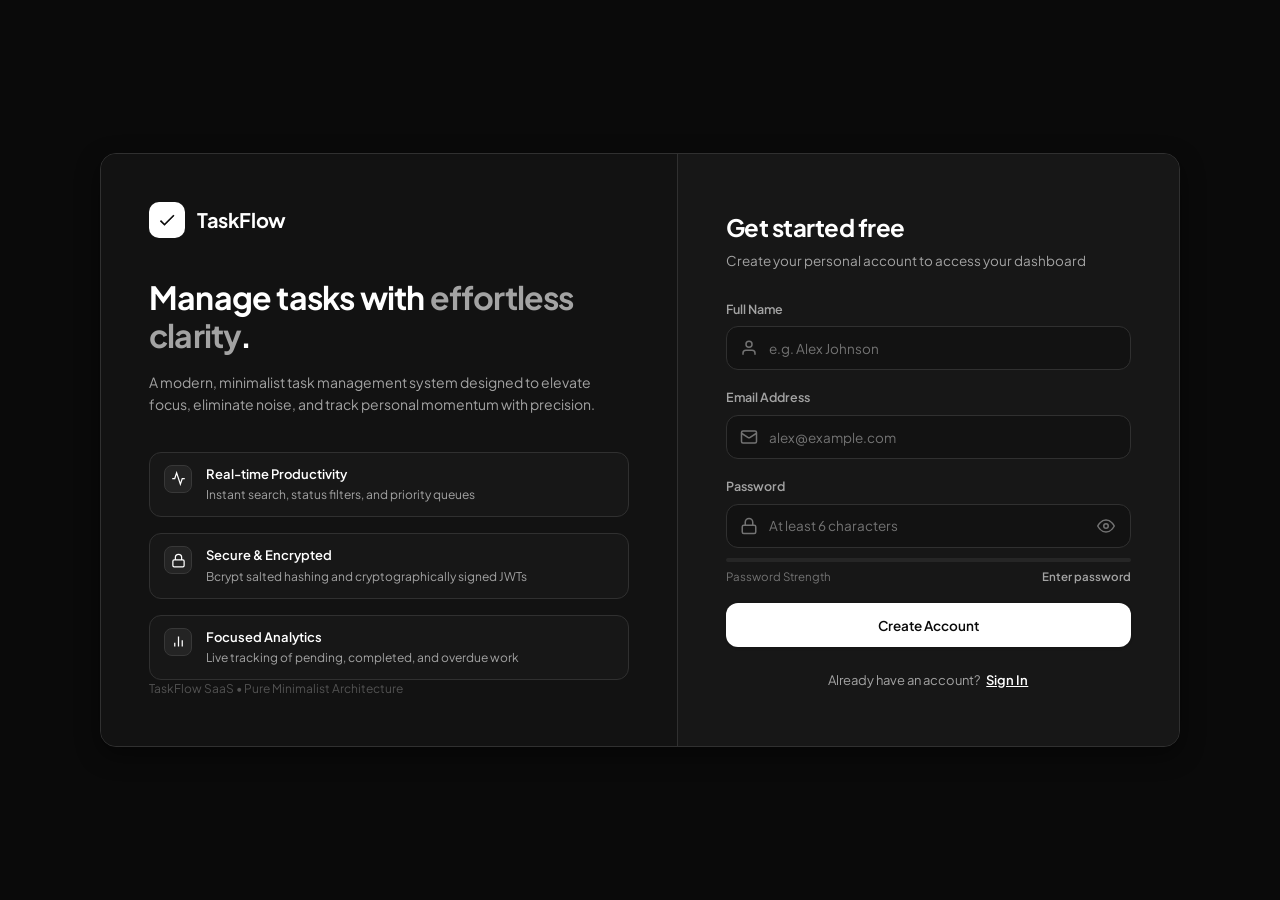
<file: frontend/index.html>
<!DOCTYPE html>
<html lang="en">
<head>
    <meta charset="UTF-8">
    <meta name="viewport" content="width=device-width, initial-scale=1.0">
    <title>TaskFlow - Create Your Account</title>
    <!-- Google Fonts: Plus Jakarta Sans -->
    <link rel="preconnect" href="https://fonts.googleapis.com">
    <link rel="preconnect" href="https://fonts.gstatic.com" crossorigin>
    <link href="https://fonts.googleapis.com/css2?family=Plus+Jakarta+Sans:wght@400;500;600;700;800&display=swap" rel="stylesheet">
    <!-- Main Stylesheet -->
    <link rel="stylesheet" href="css/style.css">
</head>
<body>
    <!-- Main Container -->
    <main class="app-container">
        <!-- Left Showcase Panel -->
        <aside class="brand-showcase">
            <div>
                <header class="brand-header">
                    <div class="brand-icon">
                        <svg viewBox="0 0 24 24">
                            <path d="M9 16.17L4.83 12l-1.42 1.41L9 19 21 7l-1.41-1.41z"/>
                        </svg>
                    </div>
                    <span class="brand-title">TaskFlow</span>
                </header>

                <div class="brand-content">
                    <h1 class="hero-headline">
                        Manage tasks with <span>effortless clarity</span>.
                    </h1>
                    <p class="hero-subtext">
                        A modern, minimalist task management system designed to elevate focus, eliminate noise, and track personal momentum with precision.
                    </p>

                    <div class="feature-list">
                        <div class="feature-item">
                            <div class="feature-icon-badge" aria-hidden="true">
                                <svg width="15" height="15" viewBox="0 0 24 24" fill="none" stroke="currentColor" stroke-width="2">
                                    <polyline points="22 12 18 12 15 21 9 3 6 12 2 12"></polyline>
                                </svg>
                            </div>
                            <div class="feature-text">
                                <strong>Real-time Productivity</strong>
                                <small>Instant search, status filters, and priority queues</small>
                            </div>
                        </div>

                        <div class="feature-item">
                            <div class="feature-icon-badge" aria-hidden="true">
                                <svg width="15" height="15" viewBox="0 0 24 24" fill="none" stroke="currentColor" stroke-width="2">
                                    <rect x="3" y="11" width="18" height="11" rx="2" ry="2"></rect>
                                    <path d="M7 11V7a5 5 0 0 1 10 0v4"></path>
                                </svg>
                            </div>
                            <div class="feature-text">
                                <strong>Secure & Encrypted</strong>
                                <small>Bcrypt salted hashing and cryptographically signed JWTs</small>
                            </div>
                        </div>

                        <div class="feature-item">
                            <div class="feature-icon-badge" aria-hidden="true">
                                <svg width="15" height="15" viewBox="0 0 24 24" fill="none" stroke="currentColor" stroke-width="2">
                                    <line x1="18" y1="20" x2="18" y2="10"></line>
                                    <line x1="12" y1="20" x2="12" y2="4"></line>
                                    <line x1="6" y1="20" x2="6" y2="14"></line>
                                </svg>
                            </div>
                            <div class="feature-text">
                                <strong>Focused Analytics</strong>
                                <small>Live tracking of pending, completed, and overdue work</small>
                            </div>
                        </div>
                    </div>
                </div>
            </div>

            <footer style="font-size: 12px; color: var(--text-dim);">
                TaskFlow SaaS &bull; Pure Minimalist Architecture
            </footer>
        </aside>

        <!-- Right Form Panel -->
        <section class="form-panel">
            <div class="panel-header">
                <h2 class="panel-title">Get started free</h2>
                <p class="panel-subtitle">Create your personal account to access your dashboard</p>
            </div>

            <!-- Notification / Feedback Banner -->
            <div id="alertBanner" class="alert-banner" role="alert">
                <span id="alertIcon">
                    <svg width="15" height="15" viewBox="0 0 24 24" fill="none" stroke="currentColor" stroke-width="2">
                        <circle cx="12" cy="12" r="10"></circle>
                        <line x1="12" y1="8" x2="12" y2="12"></line>
                        <line x1="12" y1="16" x2="12.01" y2="16"></line>
                    </svg>
                </span>
                <span id="alertMessage"></span>
            </div>

            <!-- Registration Form -->
            <form id="registerForm" novalidate>
                <!-- Full Name -->
                <div class="form-group">
                    <label class="form-label" for="nameInput">Full Name</label>
                    <div class="input-wrapper">
                        <svg class="input-icon" width="18" height="18" viewBox="0 0 24 24" fill="none" stroke="currentColor" stroke-width="2">
                            <path d="M20 21v-2a4 4 0 0 0-4-4H8a4 4 0 0 0-4 4v2"></path>
                            <circle cx="12" cy="7" r="4"></circle>
                        </svg>
                        <input
                            type="text"
                            id="nameInput"
                            class="form-input"
                            placeholder="e.g. Alex Johnson"
                            autocomplete="name"
                            required
                        />
                    </div>
                </div>

                <!-- Email Address -->
                <div class="form-group">
                    <label class="form-label" for="emailInput">Email Address</label>
                    <div class="input-wrapper">
                        <svg class="input-icon" width="18" height="18" viewBox="0 0 24 24" fill="none" stroke="currentColor" stroke-width="2">
                            <rect x="2" y="4" width="20" height="16" rx="2"></rect>
                            <path d="m22 7-8.97 5.7a1.94 1.94 0 0 1-2.06 0L2 7"></path>
                        </svg>
                        <input
                            type="email"
                            id="emailInput"
                            class="form-input"
                            placeholder="alex@example.com"
                            autocomplete="email"
                            required
                        />
                    </div>
                </div>

                <!-- Password -->
                <div class="form-group">
                    <label class="form-label" for="passwordInput">Password</label>
                    <div class="input-wrapper">
                        <svg class="input-icon" width="18" height="18" viewBox="0 0 24 24" fill="none" stroke="currentColor" stroke-width="2">
                            <rect x="3" y="11" width="18" height="11" rx="2" ry="2"></rect>
                            <path d="M7 11V7a5 5 0 0 1 10 0v4"></path>
                        </svg>
                        <input
                            type="password"
                            id="passwordInput"
                            class="form-input"
                            placeholder="At least 6 characters"
                            autocomplete="new-password"
                            required
                        />
                        <button type="button" id="togglePasswordBtn" class="password-toggle-btn" aria-label="Toggle password visibility">
                            <svg width="18" height="18" viewBox="0 0 24 24" fill="none" stroke="currentColor" stroke-width="2">
                                <path d="M1 12s4-8 11-8 11 8 11 8-4 8-11 8-11-8-11-8z"></path>
                                <circle cx="12" cy="12" r="3"></circle>
                            </svg>
                        </button>
                    </div>

                    <!-- Password Strength Meter (Pure Grayscale) -->
                    <div class="strength-meter" id="strengthMeter">
                        <div class="strength-bar-track">
                            <div class="strength-bar-fill" id="strengthBarFill"></div>
                        </div>
                        <div class="strength-meta">
                            <span>Password Strength</span>
                            <span class="strength-label" id="strengthLabel">Enter password</span>
                        </div>
                    </div>
                </div>

                <!-- Submit Button -->
                <button type="submit" id="submitBtn" class="btn-submit">
                    <span class="spinner" id="spinner"></span>
                    <span id="btnText">Create Account</span>
                </button>
            </form>

            <div class="form-footer">
                Already have an account?
                <a href="login.html">Sign In</a>
            </div>
        </section>
    </main>

    <!-- Client Script -->
    <script src="js/register.js"></script>
</body>
</html>
</file>
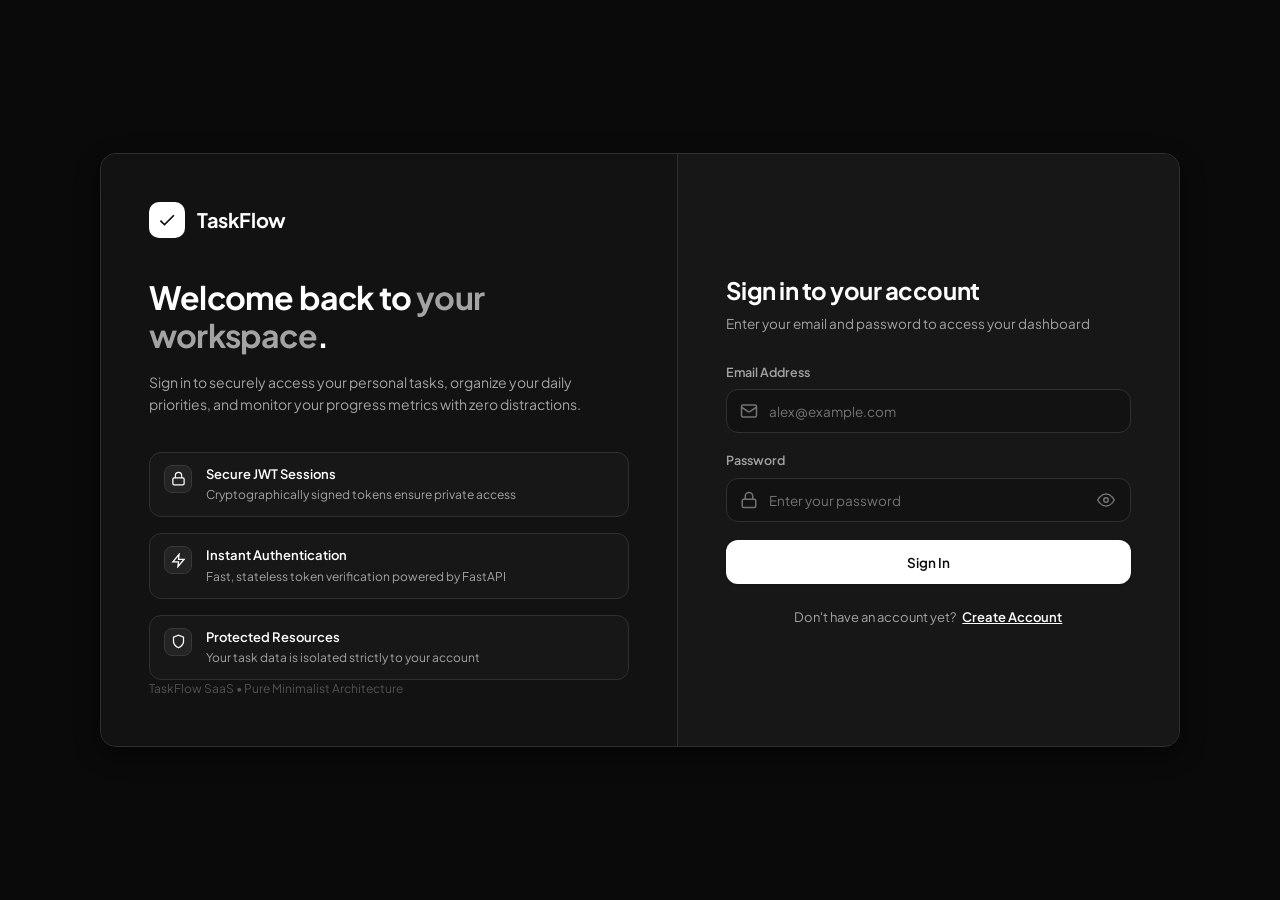
<file: frontend/dashboard.html>
<!DOCTYPE html>
<html lang="en">
<head>
    <meta charset="UTF-8">
    <meta name="viewport" content="width=device-width, initial-scale=1.0">
    <title>TaskFlow - Personal Workspace</title>
    <!-- Google Fonts: Plus Jakarta Sans -->
    <link rel="preconnect" href="https://fonts.googleapis.com">
    <link rel="preconnect" href="https://fonts.gstatic.com" crossorigin>
    <link href="https://fonts.googleapis.com/css2?family=Plus+Jakarta+Sans:wght@400;500;600;700;800&display=swap" rel="stylesheet">
    <!-- Main Stylesheet -->
    <link rel="stylesheet" href="css/style.css">
</head>
<body class="dashboard-body">
    <!-- Mobile Sidebar Backdrop -->
    <div id="sidebarBackdrop" class="sidebar-backdrop"></div>

    <div class="dashboard-layout">
        <!-- ======================================================================
             Sidebar Navigation (Monochrome SaaS Design)
             ====================================================================== -->
        <aside id="dashboardSidebar" class="dashboard-sidebar">
            <div>
                <!-- Brand Header -->
                <div class="sidebar-brand">
                    <div class="brand-wrapper">
                        <div class="brand-icon">
                            <svg viewBox="0 0 24 24">
                                <path d="M9 16.17L4.83 12l-1.42 1.41L9 19 21 7l-1.41-1.41z"/>
                            </svg>
                        </div>
                        <span class="brand-title">TaskFlow</span>
                    </div>
                    <span class="brand-badge">PRO</span>
                </div>

                <!-- Navigation Links -->
                <nav class="sidebar-nav">
                    <div class="sidebar-section-title">Views</div>
                    <button type="button" class="sidebar-nav-item active" id="navFilterAll" data-status="">
                        <svg viewBox="0 0 24 24" fill="none" stroke="currentColor">
                            <rect x="3" y="3" width="7" height="7"></rect>
                            <rect x="14" y="3" width="7" height="7"></rect>
                            <rect x="14" y="14" width="7" height="7"></rect>
                            <rect x="3" y="14" width="7" height="7"></rect>
                        </svg>
                        <span>All Tasks</span>
                    </button>

                    <button type="button" class="sidebar-nav-item" id="navFilterPending" data-status="pending">
                        <svg viewBox="0 0 24 24" fill="none" stroke="currentColor">
                            <circle cx="12" cy="12" r="10"></circle>
                            <polyline points="12 6 12 12 16 14"></polyline>
                        </svg>
                        <span>Pending</span>
                    </button>

                    <button type="button" class="sidebar-nav-item" id="navFilterInProgress" data-status="in_progress">
                        <svg viewBox="0 0 24 24" fill="none" stroke="currentColor">
                            <path d="M12 2v4M12 18v4M4.93 4.93l2.83 2.83M16.24 16.24l2.83 2.83M2 12h4M18 12h4M4.93 19.07l2.83-2.83M16.24 7.76l2.83-2.83"></path>
                        </svg>
                        <span>In Progress</span>
                    </button>

                    <button type="button" class="sidebar-nav-item" id="navFilterCompleted" data-status="completed">
                        <svg viewBox="0 0 24 24" fill="none" stroke="currentColor">
                            <path d="M22 11.08V12a10 10 0 1 1-5.93-9.14"></path>
                            <polyline points="22 4 12 14.01 9 11.01"></polyline>
                        </svg>
                        <span>Completed</span>
                    </button>

                    <div class="sidebar-section-title" style="margin-top: 14px;">Priority</div>
                    <button type="button" class="sidebar-nav-item" id="navFilterHigh" data-priority="high">
                        <svg viewBox="0 0 24 24" fill="none" stroke="currentColor">
                            <polygon points="12 2 15.09 8.26 22 9.27 17 14.14 18.18 21.02 12 17.77 5.82 21.02 7 14.14 2 9.27 8.91 8.26 12 2"></polygon>
                        </svg>
                        <span>High Priority</span>
                    </button>
                </nav>
            </div>

            <!-- Sidebar User Profile & Sign Out -->
            <div class="sidebar-footer">
                <div class="user-profile-card">
                    <div class="user-avatar" id="navAvatar">U</div>
                    <div class="user-info-text">
                        <span class="user-info-name" id="navUserName">Loading...</span>
                        <span class="user-info-email" id="navUserEmail">loading@taskflow.dev</span>
                    </div>
                </div>

                <button id="signOutBtn" class="btn-signout" aria-label="Sign out">
                    <svg width="15" height="15" viewBox="0 0 24 24" fill="none" stroke="currentColor" stroke-width="2">
                        <path d="M9 21H5a2 2 0 0 1-2-2V5a2 2 0 0 1 2-2h4"></path>
                        <polyline points="16 17 21 12 16 7"></polyline>
                        <line x1="21" y1="12" x2="9" y2="12"></line>
                    </svg>
                    Sign Out
                </button>
            </div>
        </aside>

        <!-- ======================================================================
             Main Application Area
             ====================================================================== -->
        <div class="dashboard-main">
            <!-- Topbar Header -->
            <header class="dashboard-topbar">
                <div class="topbar-left">
                    <button id="sidebarToggleBtn" class="btn-sidebar-toggle" aria-label="Toggle Navigation Sidebar">
                        <svg width="20" height="20" viewBox="0 0 24 24" fill="none" stroke="currentColor" stroke-width="2">
                            <line x1="3" y1="12" x2="21" y2="12"></line>
                            <line x1="3" y1="6" x2="21" y2="6"></line>
                            <line x1="3" y1="18" x2="21" y2="18"></line>
                        </svg>
                    </button>
                    <nav class="breadcrumb-trail" aria-label="Breadcrumb">
                        <span>Workspace</span>
                        <span>/</span>
                        <span class="active">Dashboard</span>
                    </nav>
                </div>

                <div class="topbar-right">
                    <button id="quickCreateTaskBtn" class="btn-new-task" style="height: 36px; padding: 0 16px; font-size: 13px;">
                        <svg width="14" height="14" viewBox="0 0 24 24" fill="none" stroke="currentColor" stroke-width="2.5">
                            <line x1="12" y1="5" x2="12" y2="19"></line>
                            <line x1="5" y1="12" x2="19" y2="12"></line>
                        </svg>
                        New Task
                    </button>
                </div>
            </header>

            <!-- Dashboard Stage -->
            <main class="dashboard-container">
                <!-- Welcome Hero Section -->
                <section class="dashboard-hero">
                    <div class="hero-tag">
                        Personal Workspace &bull; Monochromatic Mode
                    </div>
                    <h1 class="dashboard-title" id="welcomeTitle">Welcome, Explorer</h1>
                    <p class="dashboard-subtitle">
                        Track, filter, and organize your tasks in a focused, distraction-free environment. Data is private and isolated to your account.
                    </p>
                </section>

                <!-- Metric Summary Statistics Cards -->
                <section class="metrics-grid">
                    <div class="metric-card">
                        <div class="metric-header">
                            <span class="metric-title">Total Tasks</span>
                            <div class="metric-icon-box" aria-hidden="true">
                                <svg viewBox="0 0 24 24" fill="none" stroke="currentColor">
                                    <rect x="3" y="3" width="7" height="7"></rect>
                                    <rect x="14" y="3" width="7" height="7"></rect>
                                    <rect x="14" y="14" width="7" height="7"></rect>
                                    <rect x="3" y="14" width="7" height="7"></rect>
                                </svg>
                            </div>
                        </div>
                        <div class="metric-value" id="metricTotal">0</div>
                        <div class="metric-desc">All tasks in your personal workspace</div>
                    </div>

                    <div class="metric-card">
                        <div class="metric-header">
                            <span class="metric-title">Pending Tasks</span>
                            <div class="metric-icon-box" aria-hidden="true">
                                <svg viewBox="0 0 24 24" fill="none" stroke="currentColor">
                                    <circle cx="12" cy="12" r="10"></circle>
                                    <polyline points="12 6 12 12 16 14"></polyline>
                                </svg>
                            </div>
                        </div>
                        <div class="metric-value" id="metricPending">0</div>
                        <div class="metric-desc">Waiting or currently in progress</div>
                    </div>

                    <div class="metric-card">
                        <div class="metric-header">
                            <span class="metric-title">Completed Tasks</span>
                            <div class="metric-icon-box" aria-hidden="true">
                                <svg viewBox="0 0 24 24" fill="none" stroke="currentColor">
                                    <path d="M22 11.08V12a10 10 0 1 1-5.93-9.14"></path>
                                    <polyline points="22 4 12 14.01 9 11.01"></polyline>
                                </svg>
                            </div>
                        </div>
                        <div class="metric-value" id="metricCompleted">0</div>
                        <div class="metric-desc">Successfully finished items</div>
                    </div>

                    <div class="metric-card">
                        <div class="metric-header">
                            <span class="metric-title">Overdue Tasks</span>
                            <div class="metric-icon-box" aria-hidden="true">
                                <svg viewBox="0 0 24 24" fill="none" stroke="currentColor">
                                    <circle cx="12" cy="12" r="10"></circle>
                                    <line x1="12" y1="8" x2="12" y2="12"></line>
                                    <line x1="12" y1="16" x2="12.01" y2="16"></line>
                                </svg>
                            </div>
                        </div>
                        <div class="metric-value" id="metricOverdue">0</div>
                        <div class="metric-desc">Tasks past their scheduled deadline</div>
                    </div>
                </section>

                <!-- Tasks Management Section -->
                <section class="tasks-section">
                    <!-- Toolbar: Search, Filters, Add Task Button -->
                    <div class="tasks-toolbar">
                        <div class="toolbar-controls">
                            <!-- Search Bar -->
                            <div class="search-wrapper">
                                <svg class="search-icon" width="16" height="16" viewBox="0 0 24 24" fill="none" stroke="currentColor" stroke-width="2">
                                    <circle cx="11" cy="11" r="8"></circle>
                                    <line x1="21" y1="21" x2="16.65" y2="16.65"></line>
                                </svg>
                                <input
                                    type="text"
                                    id="searchInput"
                                    class="search-input"
                                    placeholder="Search tasks by title or description..."
                                    aria-label="Search tasks"
                                />
                            </div>

                            <!-- Status Filter -->
                            <select id="statusFilter" class="filter-select" aria-label="Filter by Status">
                                <option value="">All Statuses</option>
                                <option value="pending">Pending</option>
                                <option value="in_progress">In Progress</option>
                                <option value="completed">Completed</option>
                            </select>

                            <!-- Priority Filter -->
                            <select id="priorityFilter" class="filter-select" aria-label="Filter by Priority">
                                <option value="">All Priorities</option>
                                <option value="low">Low Priority</option>
                                <option value="medium">Medium Priority</option>
                                <option value="high">High Priority</option>
                            </select>
                        </div>

                        <!-- Add Task Button -->
                        <button id="openCreateModalBtn" class="btn-new-task">
                            <svg width="16" height="16" viewBox="0 0 24 24" fill="none" stroke="currentColor" stroke-width="2.5">
                                <line x1="12" y1="5" x2="12" y2="19"></line>
                                <line x1="5" y1="12" x2="19" y2="12"></line>
                            </svg>
                            New Task
                        </button>
                    </div>

                    <!-- Tasks Dynamic Grid -->
                    <div id="tasksGrid" class="tasks-grid">
                        <div class="empty-state">
                            <div class="empty-icon">
                                <svg width="32" height="32" viewBox="0 0 24 24" fill="none" stroke="currentColor" stroke-width="1.75">
                                    <line x1="12" y1="2" x2="12" y2="6"></line>
                                    <line x1="12" y1="18" x2="12" y2="22"></line>
                                    <line x1="4.93" y1="4.93" x2="7.76" y2="7.76"></line>
                                    <line x1="16.24" y1="16.24" x2="19.07" y2="19.07"></line>
                                    <line x1="2" y1="12" x2="6" y2="12"></line>
                                    <line x1="18" y1="12" x2="22" y2="12"></line>
                                    <line x1="4.93" y1="19.07" x2="7.76" y2="16.24"></line>
                                    <line x1="16.24" y1="7.76" x2="19.07" y2="4.93"></line>
                                </svg>
                            </div>
                            <h3 class="empty-title">Loading your workspace...</h3>
                            <p class="empty-subtext">Fetching your tasks from the backend database.</p>
                        </div>
                    </div>
                </section>
            </main>
        </div>
    </div>

    <!-- ==========================================================================
         Task Create / Edit Modal Dialog
         ========================================================================== -->
    <div id="taskModal" class="modal-backdrop" role="dialog" aria-modal="true" aria-labelledby="modalTitle">
        <div class="modal-dialog">
            <div class="modal-header">
                <h3 id="modalTitle" class="modal-title">Create New Task</h3>
                <button type="button" id="closeTaskModalBtn" class="btn-close-modal" aria-label="Close modal">&times;</button>
            </div>

            <form id="taskForm" novalidate>
                <div class="modal-body">
                    <!-- Notification Banner inside Modal -->
                    <div id="modalAlert" class="alert-banner" role="alert">
                        <span id="modalAlertMessage"></span>
                    </div>

                    <input type="hidden" id="taskIdInput" />

                    <!-- Task Title -->
                    <div class="form-group">
                        <label class="form-label" for="taskTitleInput">Task Title *</label>
                        <input
                            type="text"
                            id="taskTitleInput"
                            class="form-input"
                            style="padding-left: 14px;"
                            placeholder="e.g. Conduct security code audit"
                            maxlength="200"
                            required
                        />
                    </div>

                    <!-- Task Description -->
                    <div class="form-group">
                        <label class="form-label" for="taskDescInput">Description (Optional)</label>
                        <textarea
                            id="taskDescInput"
                            class="form-input"
                            style="padding-left: 14px; min-height: 90px; resize: vertical;"
                            placeholder="Add details, checklists, or reference links..."
                        ></textarea>
                    </div>

                    <!-- Priority & Status Row -->
                    <div style="display: grid; grid-template-columns: 1fr 1fr; gap: 14px;">
                        <div class="form-group">
                            <label class="form-label" for="taskPriorityInput">Priority</label>
                            <select id="taskPriorityInput" class="filter-select" style="width: 100%;">
                                <option value="low">Low</option>
                                <option value="medium" selected>Medium</option>
                                <option value="high">High</option>
                            </select>
                        </div>

                        <div class="form-group">
                            <label class="form-label" for="taskStatusInput">Status</label>
                            <select id="taskStatusInput" class="filter-select" style="width: 100%;">
                                <option value="pending" selected>Pending</option>
                                <option value="in_progress">In Progress</option>
                                <option value="completed">Completed</option>
                            </select>
                        </div>
                    </div>

                    <!-- Due Date -->
                    <div class="form-group" style="margin-bottom: 0;">
                        <label class="form-label" for="taskDueDateInput">Due Date (Optional)</label>
                        <input
                            type="datetime-local"
                            id="taskDueDateInput"
                            class="form-input"
                            style="padding-left: 14px;"
                        />
                    </div>
                </div>

                <div class="modal-footer">
                    <button type="button" id="cancelTaskModalBtn" class="btn-secondary">Cancel</button>
                    <button type="submit" id="saveTaskBtn" class="btn-new-task">
                        <span id="saveTaskSpinner" class="spinner"></span>
                        <span id="saveTaskBtnText">Save Task</span>
                    </button>
                </div>
            </form>
        </div>
    </div>

    <!-- ==========================================================================
         Delete Confirmation Modal Dialog
         ========================================================================== -->
    <div id="deleteModal" class="modal-backdrop" role="dialog" aria-modal="true" aria-labelledby="deleteModalTitle">
        <div class="modal-dialog" style="max-width: 440px;">
            <div class="modal-header">
                <h3 id="deleteModalTitle" class="modal-title" style="color: #FFFFFF;">Confirm Task Deletion</h3>
                <button type="button" id="closeDeleteModalBtn" class="btn-close-modal" aria-label="Close modal">&times;</button>
            </div>
            <div class="modal-body">
                <p style="font-size: 14px; line-height: 1.6; color: var(--text-secondary);">
                    Are you sure you want to delete <strong id="deleteTaskTitleDisplay" style="color: #FFFFFF;">this task</strong>?
                </p>
                <p style="font-size: 12.5px; color: var(--text-muted); margin-top: 10px;">
                    This action cannot be undone and will permanently remove the task from your database.
                </p>
            </div>
            <div class="modal-footer">
                <button type="button" id="cancelDeleteModalBtn" class="btn-secondary">Cancel</button>
                <button type="button" id="confirmDeleteBtn" class="btn-danger">
                    <span id="deleteSpinner" class="spinner"></span>
                    <span id="confirmDeleteBtnText">Delete Task</span>
                </button>
            </div>
        </div>
    </div>

    <!-- Client Scripts -->
    <script src="js/auth.js"></script>
    <script src="js/dashboard.js"></script>
</body>
</html>
</file>
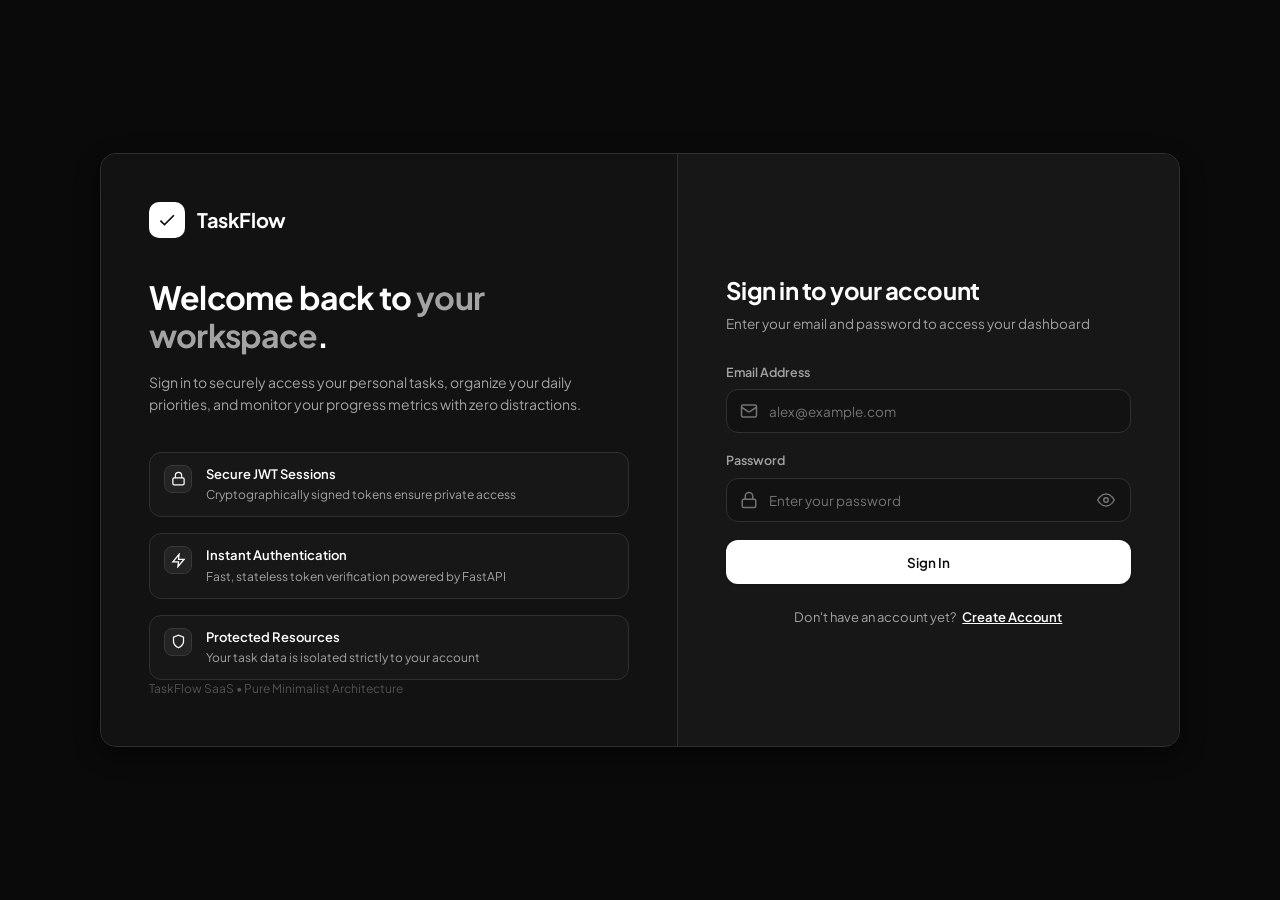
<file: frontend/login.html>
<!DOCTYPE html>
<html lang="en">
<head>
    <meta charset="UTF-8">
    <meta name="viewport" content="width=device-width, initial-scale=1.0">
    <title>TaskFlow - Sign In</title>
    <!-- Google Fonts: Plus Jakarta Sans -->
    <link rel="preconnect" href="https://fonts.googleapis.com">
    <link rel="preconnect" href="https://fonts.gstatic.com" crossorigin>
    <link href="https://fonts.googleapis.com/css2?family=Plus+Jakarta+Sans:wght@400;500;600;700;800&display=swap" rel="stylesheet">
    <!-- Main Stylesheet -->
    <link rel="stylesheet" href="css/style.css">
</head>
<body>
    <!-- Main Container -->
    <main class="app-container">
        <!-- Left Showcase Panel -->
        <aside class="brand-showcase">
            <div>
                <header class="brand-header">
                    <div class="brand-icon">
                        <svg viewBox="0 0 24 24">
                            <path d="M9 16.17L4.83 12l-1.42 1.41L9 19 21 7l-1.41-1.41z"/>
                        </svg>
                    </div>
                    <span class="brand-title">TaskFlow</span>
                </header>

                <div class="brand-content">
                    <h1 class="hero-headline">
                        Welcome back to <span>your workspace</span>.
                    </h1>
                    <p class="hero-subtext">
                        Sign in to securely access your personal tasks, organize your daily priorities, and monitor your progress metrics with zero distractions.
                    </p>

                    <div class="feature-list">
                        <div class="feature-item">
                            <div class="feature-icon-badge" aria-hidden="true">
                                <svg width="15" height="15" viewBox="0 0 24 24" fill="none" stroke="currentColor" stroke-width="2">
                                    <rect x="3" y="11" width="18" height="11" rx="2" ry="2"></rect>
                                    <path d="M7 11V7a5 5 0 0 1 10 0v4"></path>
                                </svg>
                            </div>
                            <div class="feature-text">
                                <strong>Secure JWT Sessions</strong>
                                <small>Cryptographically signed tokens ensure private access</small>
                            </div>
                        </div>

                        <div class="feature-item">
                            <div class="feature-icon-badge" aria-hidden="true">
                                <svg width="15" height="15" viewBox="0 0 24 24" fill="none" stroke="currentColor" stroke-width="2">
                                    <polygon points="13 2 3 14 12 14 11 22 21 10 12 10 13 2"></polygon>
                                </svg>
                            </div>
                            <div class="feature-text">
                                <strong>Instant Authentication</strong>
                                <small>Fast, stateless token verification powered by FastAPI</small>
                            </div>
                        </div>

                        <div class="feature-item">
                            <div class="feature-icon-badge" aria-hidden="true">
                                <svg width="15" height="15" viewBox="0 0 24 24" fill="none" stroke="currentColor" stroke-width="2">
                                    <path d="M12 22s8-4 8-10V5l-8-3-8 3v7c0 6 8 10 8 10z"></path>
                                </svg>
                            </div>
                            <div class="feature-text">
                                <strong>Protected Resources</strong>
                                <small>Your task data is isolated strictly to your account</small>
                            </div>
                        </div>
                    </div>
                </div>
            </div>

            <footer style="font-size: 12px; color: var(--text-dim);">
                TaskFlow SaaS &bull; Pure Minimalist Architecture
            </footer>
        </aside>

        <!-- Right Form Panel -->
        <section class="form-panel">
            <div class="panel-header">
                <h2 class="panel-title">Sign in to your account</h2>
                <p class="panel-subtitle">Enter your email and password to access your dashboard</p>
            </div>

            <!-- Notification / Feedback Banner -->
            <div id="alertBanner" class="alert-banner" role="alert">
                <span id="alertIcon">
                    <svg width="15" height="15" viewBox="0 0 24 24" fill="none" stroke="currentColor" stroke-width="2">
                        <circle cx="12" cy="12" r="10"></circle>
                        <line x1="12" y1="8" x2="12" y2="12"></line>
                        <line x1="12" y1="16" x2="12.01" y2="16"></line>
                    </svg>
                </span>
                <span id="alertMessage"></span>
            </div>

            <!-- Login Form -->
            <form id="loginForm" novalidate>
                <!-- Email Address -->
                <div class="form-group">
                    <label class="form-label" for="emailInput">Email Address</label>
                    <div class="input-wrapper">
                        <svg class="input-icon" width="18" height="18" viewBox="0 0 24 24" fill="none" stroke="currentColor" stroke-width="2">
                            <rect x="2" y="4" width="20" height="16" rx="2"></rect>
                            <path d="m22 7-8.97 5.7a1.94 1.94 0 0 1-2.06 0L2 7"></path>
                        </svg>
                        <input
                            type="email"
                            id="emailInput"
                            class="form-input"
                            placeholder="alex@example.com"
                            autocomplete="email"
                            required
                        />
                    </div>
                </div>

                <!-- Password -->
                <div class="form-group">
                    <label class="form-label" for="passwordInput">Password</label>
                    <div class="input-wrapper">
                        <svg class="input-icon" width="18" height="18" viewBox="0 0 24 24" fill="none" stroke="currentColor" stroke-width="2">
                            <rect x="3" y="11" width="18" height="11" rx="2" ry="2"></rect>
                            <path d="M7 11V7a5 5 0 0 1 10 0v4"></path>
                        </svg>
                        <input
                            type="password"
                            id="passwordInput"
                            class="form-input"
                            placeholder="Enter your password"
                            autocomplete="current-password"
                            required
                        />
                        <button type="button" id="togglePasswordBtn" class="password-toggle-btn" aria-label="Toggle password visibility">
                            <svg width="18" height="18" viewBox="0 0 24 24" fill="none" stroke="currentColor" stroke-width="2">
                                <path d="M1 12s4-8 11-8 11 8 11 8-4 8-11 8-11-8-11-8z"></path>
                                <circle cx="12" cy="12" r="3"></circle>
                            </svg>
                        </button>
                    </div>
                </div>

                <!-- Submit Button -->
                <button type="submit" id="submitBtn" class="btn-submit">
                    <span class="spinner" id="spinner"></span>
                    <span id="btnText">Sign In</span>
                </button>
            </form>

            <div class="form-footer">
                Don't have an account yet?
                <a href="index.html">Create Account</a>
            </div>
        </section>
    </main>

    <!-- Client Scripts -->
    <script src="js/auth.js"></script>
    <script src="js/login.js"></script>
</body>
</html>
</file>
<file: frontend/css/style.css>
/* ==========================================================================
   TaskFlow - Premium Minimalist Black & White Design System
   Design System Specifications:
   - Main Background: #0A0A0A
   - Sidebar & Cards: #171717
   - Primary Text: #FFFFFF
   - Secondary Text: #A3A3A3
   - Borders & Dividers: #303030
   - Primary Buttons: White (#FFFFFF) with Black (#0A0A0A) text
   - Hover Effects: Subtle gray transitions (#262626 / #404040 / #E5E5E5)
   - Accent Constraint: Monochromatic only (Black, White, Gray)
   ========================================================================== */

:root {
    --bg-main: #0A0A0A;
    --bg-card: #171717;
    --bg-card-hover: #1F1F1F;
    --bg-card-active: #262626;
    --bg-input: #121212;
    --bg-sidebar: #171717;
    --bg-sidebar-hover: #212121;
    --bg-modal-backdrop: rgba(0, 0, 0, 0.75);

    --text-primary: #FFFFFF;
    --text-secondary: #A3A3A3;
    --text-muted: #737373;
    --text-dim: #525252;
    --text-inverse: #0A0A0A;

    --border-color: #303030;
    --border-subtle: #262626;
    --border-hover: #404040;
    --border-focus: #FFFFFF;

    --btn-primary-bg: #FFFFFF;
    --btn-primary-text: #0A0A0A;
    --btn-primary-hover: #E5E5E5;
    
    --btn-secondary-bg: #212121;
    --btn-secondary-text: #FFFFFF;
    --btn-secondary-border: #303030;
    --btn-secondary-hover: #2A2A2A;

    --btn-danger-bg: #212121;
    --btn-danger-text: #E5E5E5;
    --btn-danger-border: #404040;
    --btn-danger-hover: #2E2E2E;

    --radius-sm: 8px;
    --radius-md: 12px;
    --radius-lg: 16px;
    --radius-pill: 9999px;

    --shadow-subtle: 0 4px 12px rgba(0, 0, 0, 0.35);
    --shadow-card: 0 8px 24px rgba(0, 0, 0, 0.45);
    --shadow-modal: 0 20px 48px rgba(0, 0, 0, 0.7);

    --transition: all 0.2s cubic-bezier(0.16, 1, 0.3, 1);
    --font-family: 'Plus Jakarta Sans', system-ui, -apple-system, sans-serif;
}

/* Base Reset */
*, *::before, *::after {
    box-sizing: border-box;
    margin: 0;
    padding: 0;
}

html {
    color-scheme: dark;
}

body {
    font-family: var(--font-family);
    background-color: var(--bg-main);
    color: var(--text-primary);
    min-height: 100vh;
    line-height: 1.5;
    -webkit-font-smoothing: antialiased;
    -moz-osx-font-smoothing: grayscale;
    display: flex;
    align-items: center;
    justify-content: center;
    padding: 24px;
    overflow-x: hidden;
}

/* Subtle scrollbars */
::-webkit-scrollbar {
    width: 6px;
    height: 6px;
}
::-webkit-scrollbar-track {
    background: transparent;
}
::-webkit-scrollbar-thumb {
    background: #303030;
    border-radius: var(--radius-pill);
}
::-webkit-scrollbar-thumb:hover {
    background: #525252;
}

/* Accessibility Focus States */
a:focus-visible,
button:focus-visible,
input:focus-visible,
select:focus-visible,
textarea:focus-visible {
    outline: none;
    box-shadow: 0 0 0 2px var(--bg-main), 0 0 0 4px #FFFFFF;
}

/* ==========================================================================
   Auth Layout: Sign In & Sign Up (login.html & index.html)
   ========================================================================== */
.app-container {
    width: 100%;
    max-width: 1080px;
    background: var(--bg-card);
    border: 1px solid var(--border-color);
    border-radius: var(--radius-lg);
    display: grid;
    grid-template-columns: 1.15fr 1fr;
    overflow: hidden;
    box-shadow: var(--shadow-card);
    position: relative;
    z-index: 1;
}

/* Left Brand Showcase */
.brand-showcase {
    background: #121212;
    border-right: 1px solid var(--border-color);
    padding: 48px;
    display: flex;
    flex-direction: column;
    justify-content: space-between;
}

.brand-header {
    display: flex;
    align-items: center;
    gap: 12px;
    margin-bottom: 40px;
}

.brand-icon {
    width: 36px;
    height: 36px;
    background: #FFFFFF;
    color: #0A0A0A;
    border-radius: 10px;
    display: flex;
    align-items: center;
    justify-content: center;
    flex-shrink: 0;
}

.brand-icon svg {
    width: 20px;
    height: 20px;
    fill: currentColor;
}

.brand-title {
    font-size: 20px;
    font-weight: 700;
    letter-spacing: -0.02em;
    color: var(--text-primary);
}

.hero-headline {
    font-size: 32px;
    font-weight: 700;
    line-height: 1.2;
    letter-spacing: -0.025em;
    color: var(--text-primary);
    margin-bottom: 16px;
}

.hero-headline span {
    color: var(--text-secondary);
}

.hero-subtext {
    font-size: 14px;
    line-height: 1.6;
    color: var(--text-secondary);
    margin-bottom: 36px;
}

.feature-list {
    display: flex;
    flex-direction: column;
    gap: 16px;
}

.feature-item {
    display: flex;
    align-items: flex-start;
    gap: 14px;
    padding: 12px 14px;
    background: #171717;
    border: 1px solid var(--border-color);
    border-radius: var(--radius-md);
    transition: var(--transition);
}

.feature-item:hover {
    border-color: var(--border-hover);
    background: #1C1C1C;
}

.feature-icon-badge {
    width: 28px;
    height: 28px;
    border-radius: var(--radius-sm);
    background: #242424;
    border: 1px solid #383838;
    color: #FFFFFF;
    display: flex;
    align-items: center;
    justify-content: center;
    font-size: 13px;
    flex-shrink: 0;
}

.feature-text strong {
    display: block;
    font-size: 13px;
    font-weight: 600;
    color: var(--text-primary);
}

.feature-text small {
    display: block;
    font-size: 12px;
    color: var(--text-secondary);
    margin-top: 2px;
}

/* Right Form Panel */
.form-panel {
    padding: 48px;
    display: flex;
    flex-direction: column;
    justify-content: center;
    background: var(--bg-card);
}

.panel-header {
    margin-bottom: 28px;
}

.panel-title {
    font-size: 24px;
    font-weight: 700;
    letter-spacing: -0.02em;
    color: var(--text-primary);
    margin-bottom: 6px;
}

.panel-subtitle {
    font-size: 13.5px;
    color: var(--text-secondary);
}

/* Forms */
.form-group {
    margin-bottom: 18px;
}

.form-label {
    display: block;
    font-size: 12.5px;
    font-weight: 600;
    color: var(--text-secondary);
    margin-bottom: 8px;
}

.input-wrapper {
    position: relative;
    display: flex;
    align-items: center;
}

.input-icon {
    position: absolute;
    left: 14px;
    color: var(--text-muted);
    pointer-events: none;
    transition: var(--transition);
}

.form-input {
    width: 100%;
    height: 44px;
    background: var(--bg-input);
    border: 1px solid var(--border-color);
    border-radius: var(--radius-md);
    padding: 0 14px 0 42px;
    color: var(--text-primary);
    font-size: 13.5px;
    font-family: inherit;
    transition: var(--transition);
}

.form-input::placeholder {
    color: var(--text-muted);
}

.form-input:focus {
    outline: none;
    background: #171717;
    border-color: var(--border-focus);
}

.input-wrapper:focus-within .input-icon {
    color: #FFFFFF;
}

.password-toggle-btn {
    position: absolute;
    right: 12px;
    background: transparent;
    border: none;
    color: var(--text-muted);
    cursor: pointer;
    padding: 4px;
    display: flex;
    align-items: center;
    justify-content: center;
    border-radius: 4px;
    transition: var(--transition);
}

.password-toggle-btn:hover {
    color: #FFFFFF;
}

/* Password Strength Meter */
.strength-meter {
    margin-top: 10px;
}

.strength-bar-track {
    width: 100%;
    height: 4px;
    background: #262626;
    border-radius: var(--radius-pill);
    overflow: hidden;
}

.strength-bar-fill {
    height: 100%;
    width: 0%;
    background: #FFFFFF;
    transition: width 0.3s ease, background-color 0.3s ease;
}

.strength-meta {
    display: flex;
    justify-content: space-between;
    font-size: 11.5px;
    color: var(--text-muted);
    margin-top: 6px;
}

.strength-label {
    font-weight: 600;
    color: var(--text-secondary);
}

/* Primary Button (White with Black Text) */
.btn-submit,
.btn-new-task,
.btn-primary {
    width: 100%;
    height: 44px;
    background: var(--btn-primary-bg);
    color: var(--btn-primary-text);
    border: none;
    border-radius: var(--radius-md);
    font-size: 13.5px;
    font-weight: 600;
    font-family: inherit;
    cursor: pointer;
    display: inline-flex;
    align-items: center;
    justify-content: center;
    gap: 8px;
    transition: var(--transition);
    box-shadow: 0 1px 3px rgba(0, 0, 0, 0.2);
}

.btn-submit:hover,
.btn-new-task:hover,
.btn-primary:hover {
    background: var(--btn-primary-hover);
    transform: translateY(-1px);
}

.btn-submit:active,
.btn-new-task:active,
.btn-primary:active {
    transform: translateY(0);
}

.btn-submit:disabled,
.btn-new-task:disabled,
.btn-primary:disabled {
    opacity: 0.6;
    cursor: not-allowed;
    transform: none;
}

.btn-secondary {
    height: 40px;
    padding: 0 18px;
    background: var(--btn-secondary-bg);
    color: var(--btn-secondary-text);
    border: 1px solid var(--btn-secondary-border);
    border-radius: var(--radius-md);
    font-size: 13px;
    font-weight: 600;
    font-family: inherit;
    cursor: pointer;
    display: inline-flex;
    align-items: center;
    justify-content: center;
    gap: 8px;
    transition: var(--transition);
}

.btn-secondary:hover {
    background: var(--btn-secondary-hover);
    border-color: var(--border-hover);
}

.btn-danger {
    height: 40px;
    padding: 0 18px;
    background: #262626;
    color: #FFFFFF;
    border: 1px solid #404040;
    border-radius: var(--radius-md);
    font-size: 13px;
    font-weight: 600;
    font-family: inherit;
    cursor: pointer;
    display: inline-flex;
    align-items: center;
    justify-content: center;
    gap: 8px;
    transition: var(--transition);
}

.btn-danger:hover {
    background: #333333;
    border-color: #555555;
}

.form-footer {
    margin-top: 24px;
    text-align: center;
    font-size: 13px;
    color: var(--text-secondary);
}

.form-footer a {
    color: #FFFFFF;
    text-decoration: underline;
    font-weight: 600;
    margin-left: 4px;
    transition: var(--transition);
}

.form-footer a:hover {
    color: #D4D4D4;
}

/* Alert Notification Banner */
.alert-banner {
    display: none;
    align-items: center;
    gap: 10px;
    padding: 12px 14px;
    border-radius: var(--radius-md);
    font-size: 12.5px;
    margin-bottom: 18px;
    background: #1C1C1C;
    border: 1px solid var(--border-color);
    color: var(--text-primary);
}

.alert-banner.error {
    background: #1A1A1A;
    border-color: #404040;
    color: #FFFFFF;
}

.alert-banner.success {
    background: #1C1C1C;
    border-color: #404040;
    color: #FFFFFF;
}

/* Spinner */
.spinner {
    display: none;
    width: 16px;
    height: 16px;
    border: 2px solid rgba(0, 0, 0, 0.2);
    border-top-color: #000000;
    border-radius: 50%;
    animation: spin 0.7s linear infinite;
}

.btn-secondary .spinner,
.btn-danger .spinner {
    border: 2px solid rgba(255, 255, 255, 0.2);
    border-top-color: #FFFFFF;
}

@keyframes spin {
    to { transform: rotate(360deg); }
}

/* ==========================================================================
   Dashboard Layout: Modern SaaS Structure (dashboard.html)
   ========================================================================== */
body.dashboard-body {
    padding: 0;
    display: block;
    background: var(--bg-main);
    color: var(--text-primary);
    min-height: 100vh;
}

.dashboard-layout {
    display: flex;
    min-height: 100vh;
    background: var(--bg-main);
}

/* Stylish Sidebar */
.dashboard-sidebar {
    width: 260px;
    background: var(--bg-sidebar);
    border-right: 1px solid var(--border-color);
    display: flex;
    flex-direction: column;
    justify-content: space-between;
    flex-shrink: 0;
    position: sticky;
    top: 0;
    height: 100vh;
    padding: 24px 16px;
    z-index: 40;
    transition: var(--transition);
}

.sidebar-brand {
    display: flex;
    align-items: center;
    justify-content: space-between;
    padding: 0 8px 24px 8px;
    border-bottom: 1px solid var(--border-color);
    margin-bottom: 20px;
}

.brand-wrapper {
    display: flex;
    align-items: center;
    gap: 12px;
}

.brand-badge {
    font-size: 10px;
    font-weight: 700;
    letter-spacing: 0.05em;
    padding: 3px 7px;
    background: #242424;
    border: 1px solid #383838;
    color: var(--text-secondary);
    border-radius: var(--radius-pill);
}

.sidebar-nav {
    display: flex;
    flex-direction: column;
    gap: 4px;
    flex: 1;
}

.sidebar-section-title {
    font-size: 11px;
    font-weight: 700;
    letter-spacing: 0.06em;
    text-transform: uppercase;
    color: var(--text-muted);
    padding: 12px 10px 6px 10px;
}

.sidebar-nav-item {
    display: flex;
    align-items: center;
    gap: 12px;
    padding: 10px 12px;
    border-radius: var(--radius-md);
    color: var(--text-secondary);
    text-decoration: none;
    font-size: 13.5px;
    font-weight: 500;
    transition: var(--transition);
    cursor: pointer;
    background: transparent;
    border: 1px solid transparent;
}

.sidebar-nav-item svg {
    width: 18px;
    height: 18px;
    stroke-width: 2;
    flex-shrink: 0;
    color: var(--text-muted);
    transition: var(--transition);
}

.sidebar-nav-item:hover {
    background: var(--bg-sidebar-hover);
    color: #FFFFFF;
    border-color: #2B2B2B;
}

.sidebar-nav-item:hover svg {
    color: #FFFFFF;
}

.sidebar-nav-item.active {
    background: #242424;
    color: #FFFFFF;
    font-weight: 600;
    border-color: #383838;
}

.sidebar-nav-item.active svg {
    color: #FFFFFF;
}

.nav-item-count {
    margin-left: auto;
    font-size: 11px;
    font-weight: 600;
    padding: 2px 7px;
    background: #171717;
    border: 1px solid #303030;
    border-radius: var(--radius-pill);
    color: var(--text-secondary);
}

/* Sidebar Footer / User Profile */
.sidebar-footer {
    padding-top: 16px;
    border-top: 1px solid var(--border-color);
    display: flex;
    flex-direction: column;
    gap: 12px;
}

.user-profile-card {
    display: flex;
    align-items: center;
    gap: 12px;
    padding: 10px;
    background: #1F1F1F;
    border: 1px solid var(--border-color);
    border-radius: var(--radius-md);
}

.user-avatar {
    width: 36px;
    height: 36px;
    border-radius: var(--radius-pill);
    background: #FFFFFF;
    color: #0A0A0A;
    font-weight: 700;
    font-size: 14px;
    display: flex;
    align-items: center;
    justify-content: center;
    flex-shrink: 0;
}

.user-info-text {
    flex: 1;
    min-width: 0;
}

.user-info-name {
    display: block;
    font-size: 13px;
    font-weight: 600;
    color: var(--text-primary);
    white-space: nowrap;
    overflow: hidden;
    text-overflow: ellipsis;
}

.user-info-email {
    display: block;
    font-size: 11.5px;
    color: var(--text-muted);
    white-space: nowrap;
    overflow: hidden;
    text-overflow: ellipsis;
}

.btn-signout {
    width: 100%;
    height: 38px;
    display: flex;
    align-items: center;
    justify-content: center;
    gap: 8px;
    background: #1A1A1A;
    color: var(--text-secondary);
    border: 1px solid var(--border-color);
    border-radius: var(--radius-md);
    font-size: 12.5px;
    font-weight: 600;
    font-family: inherit;
    cursor: pointer;
    transition: var(--transition);
}

.btn-signout:hover {
    background: #242424;
    color: #FFFFFF;
    border-color: var(--border-hover);
}

/* Mobile Sidebar Backdrop */
.sidebar-backdrop {
    display: none;
    position: fixed;
    inset: 0;
    background: rgba(0, 0, 0, 0.7);
    z-index: 35;
}

/* Main Dashboard Stage */
.dashboard-main {
    flex: 1;
    display: flex;
    flex-direction: column;
    min-width: 0;
    background: var(--bg-main);
}

/* Top App Header */
.dashboard-topbar {
    height: 64px;
    background: var(--bg-card);
    border-bottom: 1px solid var(--border-color);
    display: flex;
    align-items: center;
    justify-content: space-between;
    padding: 0 32px;
    position: sticky;
    top: 0;
    z-index: 30;
}

.topbar-left {
    display: flex;
    align-items: center;
    gap: 16px;
}

.btn-sidebar-toggle {
    display: none;
    background: #212121;
    border: 1px solid var(--border-color);
    color: var(--text-primary);
    width: 36px;
    height: 36px;
    border-radius: var(--radius-sm);
    align-items: center;
    justify-content: center;
    cursor: pointer;
    transition: var(--transition);
}

.btn-sidebar-toggle:hover {
    background: #2A2A2A;
}

.breadcrumb-trail {
    display: flex;
    align-items: center;
    gap: 8px;
    font-size: 13px;
    color: var(--text-muted);
}

.breadcrumb-trail span.active {
    color: var(--text-primary);
    font-weight: 600;
}

.topbar-right {
    display: flex;
    align-items: center;
    gap: 14px;
}

/* Dashboard Inner Container */
.dashboard-container {
    max-width: 1280px;
    width: 100%;
    margin: 0 auto;
    padding: 32px;
    display: flex;
    flex-direction: column;
    gap: 32px;
}

/* Hero Section */
.dashboard-hero {
    display: flex;
    flex-direction: column;
    gap: 8px;
}

.hero-tag {
    display: inline-flex;
    align-items: center;
    gap: 6px;
    font-size: 11.5px;
    font-weight: 600;
    color: var(--text-secondary);
    background: #171717;
    border: 1px solid var(--border-color);
    padding: 4px 10px;
    border-radius: var(--radius-pill);
    width: fit-content;
}

.hero-tag::before {
    content: '';
    width: 6px;
    height: 6px;
    border-radius: 50%;
    background: #FFFFFF;
}

.dashboard-title {
    font-size: 28px;
    font-weight: 700;
    letter-spacing: -0.025em;
    color: var(--text-primary);
}

.dashboard-subtitle {
    font-size: 14px;
    color: var(--text-secondary);
    max-width: 640px;
}

/* Metrics Grid */
.metrics-grid {
    display: grid;
    grid-template-columns: repeat(4, 1fr);
    gap: 16px;
}

.metric-card {
    background: var(--bg-card);
    border: 1px solid var(--border-color);
    border-radius: var(--radius-lg);
    padding: 22px;
    display: flex;
    flex-direction: column;
    gap: 12px;
    box-shadow: var(--shadow-subtle);
    transition: var(--transition);
}

.metric-card:hover {
    border-color: var(--border-hover);
    background: #1A1A1A;
    transform: translateY(-2px);
}

.metric-header {
    display: flex;
    align-items: center;
    justify-content: space-between;
}

.metric-title {
    font-size: 13px;
    font-weight: 600;
    color: var(--text-secondary);
}

.metric-icon-box {
    width: 32px;
    height: 32px;
    border-radius: var(--radius-sm);
    background: #242424;
    border: 1px solid #383838;
    color: #FFFFFF;
    display: flex;
    align-items: center;
    justify-content: center;
    font-size: 14px;
}

.metric-icon-box svg {
    width: 16px;
    height: 16px;
    stroke-width: 2;
}

.metric-value {
    font-size: 32px;
    font-weight: 800;
    letter-spacing: -0.03em;
    color: var(--text-primary);
    line-height: 1;
}

.metric-desc {
    font-size: 12px;
    color: var(--text-muted);
}

/* Tasks Management Section */
.tasks-section {
    display: flex;
    flex-direction: column;
    gap: 20px;
}

/* Toolbar */
.tasks-toolbar {
    display: flex;
    align-items: center;
    justify-content: space-between;
    gap: 16px;
    flex-wrap: wrap;
    background: var(--bg-card);
    border: 1px solid var(--border-color);
    border-radius: var(--radius-lg);
    padding: 16px;
}

.toolbar-controls {
    display: flex;
    align-items: center;
    gap: 12px;
    flex: 1;
    min-width: 280px;
    flex-wrap: wrap;
}

.search-wrapper {
    position: relative;
    flex: 1;
    min-width: 240px;
}

.search-icon {
    position: absolute;
    left: 14px;
    top: 50%;
    transform: translateY(-50%);
    color: var(--text-muted);
    pointer-events: none;
}

.search-input {
    width: 100%;
    height: 40px;
    background: var(--bg-main);
    border: 1px solid var(--border-color);
    border-radius: var(--radius-md);
    padding: 0 14px 0 40px;
    color: var(--text-primary);
    font-size: 13px;
    font-family: inherit;
    transition: var(--transition);
}

.search-input::placeholder {
    color: var(--text-muted);
}

.search-input:focus {
    outline: none;
    border-color: var(--border-focus);
}

.filter-select {
    height: 40px;
    background: var(--bg-main);
    border: 1px solid var(--border-color);
    border-radius: var(--radius-md);
    padding: 0 32px 0 14px;
    color: var(--text-primary);
    font-size: 13px;
    font-family: inherit;
    cursor: pointer;
    appearance: none;
    background-image: url("data:image/svg+xml,%3Csvg xmlns='http://www.w3.org/2000/svg' width='14' height='14' viewBox='0 0 24 24' fill='none' stroke='%23A3A3A3' stroke-width='2' stroke-linecap='round' stroke-linejoin='round'%3E%3Cpath d='m6 9 6 6 6-6'/%3E%3C/svg%3E");
    background-repeat: no-repeat;
    background-position: right 10px center;
    transition: var(--transition);
}

.filter-select:focus {
    outline: none;
    border-color: var(--border-focus);
}

.filter-select option {
    background: #171717;
    color: #FFFFFF;
}

/* Button "New Task" / "Add Task" */
.btn-new-task {
    width: auto;
    padding: 0 20px;
    height: 40px;
    flex-shrink: 0;
}

/* Tasks Grid */
.tasks-grid {
    display: grid;
    grid-template-columns: repeat(auto-fill, minmax(320px, 1fr));
    gap: 16px;
}

/* Task Card */
.task-card {
    background: var(--bg-card);
    border: 1px solid var(--border-color);
    border-radius: var(--radius-lg);
    padding: 20px;
    display: flex;
    flex-direction: column;
    justify-content: space-between;
    gap: 18px;
    box-shadow: var(--shadow-subtle);
    transition: var(--transition);
    position: relative;
}

.task-card:hover {
    border-color: var(--border-hover);
    background: #1C1C1C;
    transform: translateY(-2px);
    box-shadow: var(--shadow-card);
}

.task-card.is-completed {
    opacity: 0.75;
}

.task-card.is-completed .task-title {
    text-decoration: line-through;
    color: var(--text-secondary);
}

.task-badges {
    display: flex;
    align-items: center;
    gap: 8px;
    flex-wrap: wrap;
    margin-bottom: 12px;
}

/* Monochromatic Badges */
.badge {
    font-size: 11px;
    font-weight: 600;
    letter-spacing: 0.02em;
    padding: 3px 9px;
    border-radius: var(--radius-pill);
    background: #242424;
    border: 1px solid #383838;
    color: var(--text-secondary);
}

.badge-pending {
    background: #1A1A1A;
    border-color: #333333;
    color: #D4D4D4;
}

.badge-in_progress {
    background: #262626;
    border-color: #404040;
    color: #FFFFFF;
}

.badge-completed {
    background: #2D2D2D;
    border-color: #525252;
    color: #FFFFFF;
}

.badge-priority-low {
    background: #171717;
    border-color: #303030;
    color: #8C8C8C;
}

.badge-priority-medium {
    background: #212121;
    border-color: #3B3B3B;
    color: #E5E5E5;
}

.badge-priority-high {
    background: #FFFFFF;
    border-color: #FFFFFF;
    color: #0A0A0A;
    font-weight: 700;
}

.badge-overdue {
    background: #262626;
    border-color: #525252;
    color: #FFFFFF;
}

.task-title {
    font-size: 15.5px;
    font-weight: 700;
    letter-spacing: -0.015em;
    color: var(--text-primary);
    margin-bottom: 8px;
    line-height: 1.35;
}

.task-description {
    font-size: 13px;
    line-height: 1.6;
    color: var(--text-secondary);
    display: -webkit-box;
    -webkit-line-clamp: 3;
    -webkit-box-orient: vertical;
    overflow: hidden;
}

.task-meta {
    padding-top: 14px;
    border-top: 1px solid var(--border-color);
    display: flex;
    align-items: center;
    justify-content: space-between;
    gap: 8px;
}

.task-due {
    display: flex;
    align-items: center;
    gap: 6px;
    font-size: 12px;
    color: var(--text-muted);
}

.task-actions {
    display: flex;
    align-items: center;
    gap: 6px;
}

.btn-card-action {
    background: #212121;
    border: 1px solid var(--border-color);
    color: var(--text-secondary);
    font-size: 12px;
    font-weight: 600;
    padding: 5px 10px;
    border-radius: var(--radius-sm);
    cursor: pointer;
    font-family: inherit;
    transition: var(--transition);
}

.btn-card-action:hover {
    background: #2A2A2A;
    border-color: var(--border-hover);
    color: #FFFFFF;
}

.btn-card-action.btn-toggle-complete:hover {
    background: #FFFFFF;
    color: #0A0A0A;
    border-color: #FFFFFF;
}

.btn-card-action.btn-delete:hover {
    background: #333333;
    color: #FFFFFF;
    border-color: #555555;
}

/* Empty State */
.empty-state {
    grid-column: 1 / -1;
    background: var(--bg-card);
    border: 1px dashed var(--border-color);
    border-radius: var(--radius-lg);
    padding: 64px 24px;
    text-align: center;
    display: flex;
    flex-direction: column;
    align-items: center;
    justify-content: center;
    gap: 12px;
}

.empty-icon {
    width: 48px;
    height: 48px;
    border-radius: var(--radius-pill);
    background: #212121;
    border: 1px solid #333333;
    display: flex;
    align-items: center;
    justify-content: center;
    font-size: 20px;
    color: #FFFFFF;
    margin-bottom: 4px;
}

.empty-title {
    font-size: 17px;
    font-weight: 700;
    color: var(--text-primary);
}

.empty-subtext {
    font-size: 13.5px;
    color: var(--text-secondary);
    max-width: 420px;
}

/* ==========================================================================
   Modals (Task Modal & Delete Confirmation)
   ========================================================================== */
.modal-backdrop {
    display: none;
    position: fixed;
    inset: 0;
    background: var(--bg-modal-backdrop);
    backdrop-filter: blur(8px);
    -webkit-backdrop-filter: blur(8px);
    z-index: 100;
    align-items: center;
    justify-content: center;
    padding: 20px;
    animation: fadeIn 0.15s ease-out;
}

@keyframes fadeIn {
    from { opacity: 0; }
    to { opacity: 1; }
}

.modal-dialog {
    width: 100%;
    max-width: 520px;
    background: var(--bg-card);
    border: 1px solid var(--border-color);
    border-radius: var(--radius-lg);
    box-shadow: var(--shadow-modal);
    overflow: hidden;
    animation: scaleIn 0.2s cubic-bezier(0.16, 1, 0.3, 1);
}

@keyframes scaleIn {
    from { transform: scale(0.97) translateY(8px); opacity: 0; }
    to { transform: scale(1) translateY(0); opacity: 1; }
}

.modal-header {
    padding: 20px 24px;
    border-bottom: 1px solid var(--border-color);
    display: flex;
    align-items: center;
    justify-content: space-between;
}

.modal-title {
    font-size: 17px;
    font-weight: 700;
    letter-spacing: -0.015em;
    color: var(--text-primary);
}

.btn-close-modal {
    background: transparent;
    border: none;
    color: var(--text-muted);
    font-size: 22px;
    line-height: 1;
    cursor: pointer;
    padding: 4px;
    border-radius: var(--radius-sm);
    transition: var(--transition);
}

.btn-close-modal:hover {
    color: #FFFFFF;
    background: #242424;
}

.modal-body {
    padding: 24px;
    display: flex;
    flex-direction: column;
    gap: 16px;
    max-height: 70vh;
    overflow-y: auto;
}

.modal-footer {
    padding: 18px 24px;
    border-top: 1px solid var(--border-color);
    display: flex;
    align-items: center;
    justify-content: flex-end;
    gap: 12px;
    background: #141414;
}

/* Ambient glow orbs removed - clean monochrome look */
.ambient-glow {
    display: none !important;
}

/* ==========================================================================
   Responsive Breakpoints
   ========================================================================== */
@media (max-width: 1024px) {
    .metrics-grid {
        grid-template-columns: repeat(2, 1fr);
    }
}

@media (max-width: 768px) {
    body {
        padding: 16px;
    }

    .app-container {
        grid-template-columns: 1fr;
    }

    .brand-showcase {
        display: none;
    }

    .form-panel {
        padding: 32px 24px;
    }

    /* Mobile Dashboard */
    .dashboard-sidebar {
        position: fixed;
        left: -280px;
        top: 0;
        bottom: 0;
        height: 100vh;
        z-index: 50;
        box-shadow: 0 0 30px rgba(0, 0, 0, 0.8);
    }

    .dashboard-sidebar.is-open {
        left: 0;
    }

    .sidebar-backdrop.is-open {
        display: block;
    }

    .btn-sidebar-toggle {
        display: flex;
    }

    .dashboard-topbar {
        padding: 0 16px;
    }

    .dashboard-container {
        padding: 20px 16px;
        gap: 24px;
    }

    .metrics-grid {
        grid-template-columns: 1fr;
    }

    .tasks-toolbar {
        flex-direction: column;
        align-items: stretch;
    }

    .toolbar-controls {
        flex-direction: column;
        align-items: stretch;
    }

    .search-wrapper, .filter-select {
        width: 100%;
    }

    .btn-new-task {
        width: 100%;
    }

    .tasks-grid {
        grid-template-columns: 1fr;
    }
}
</file>
